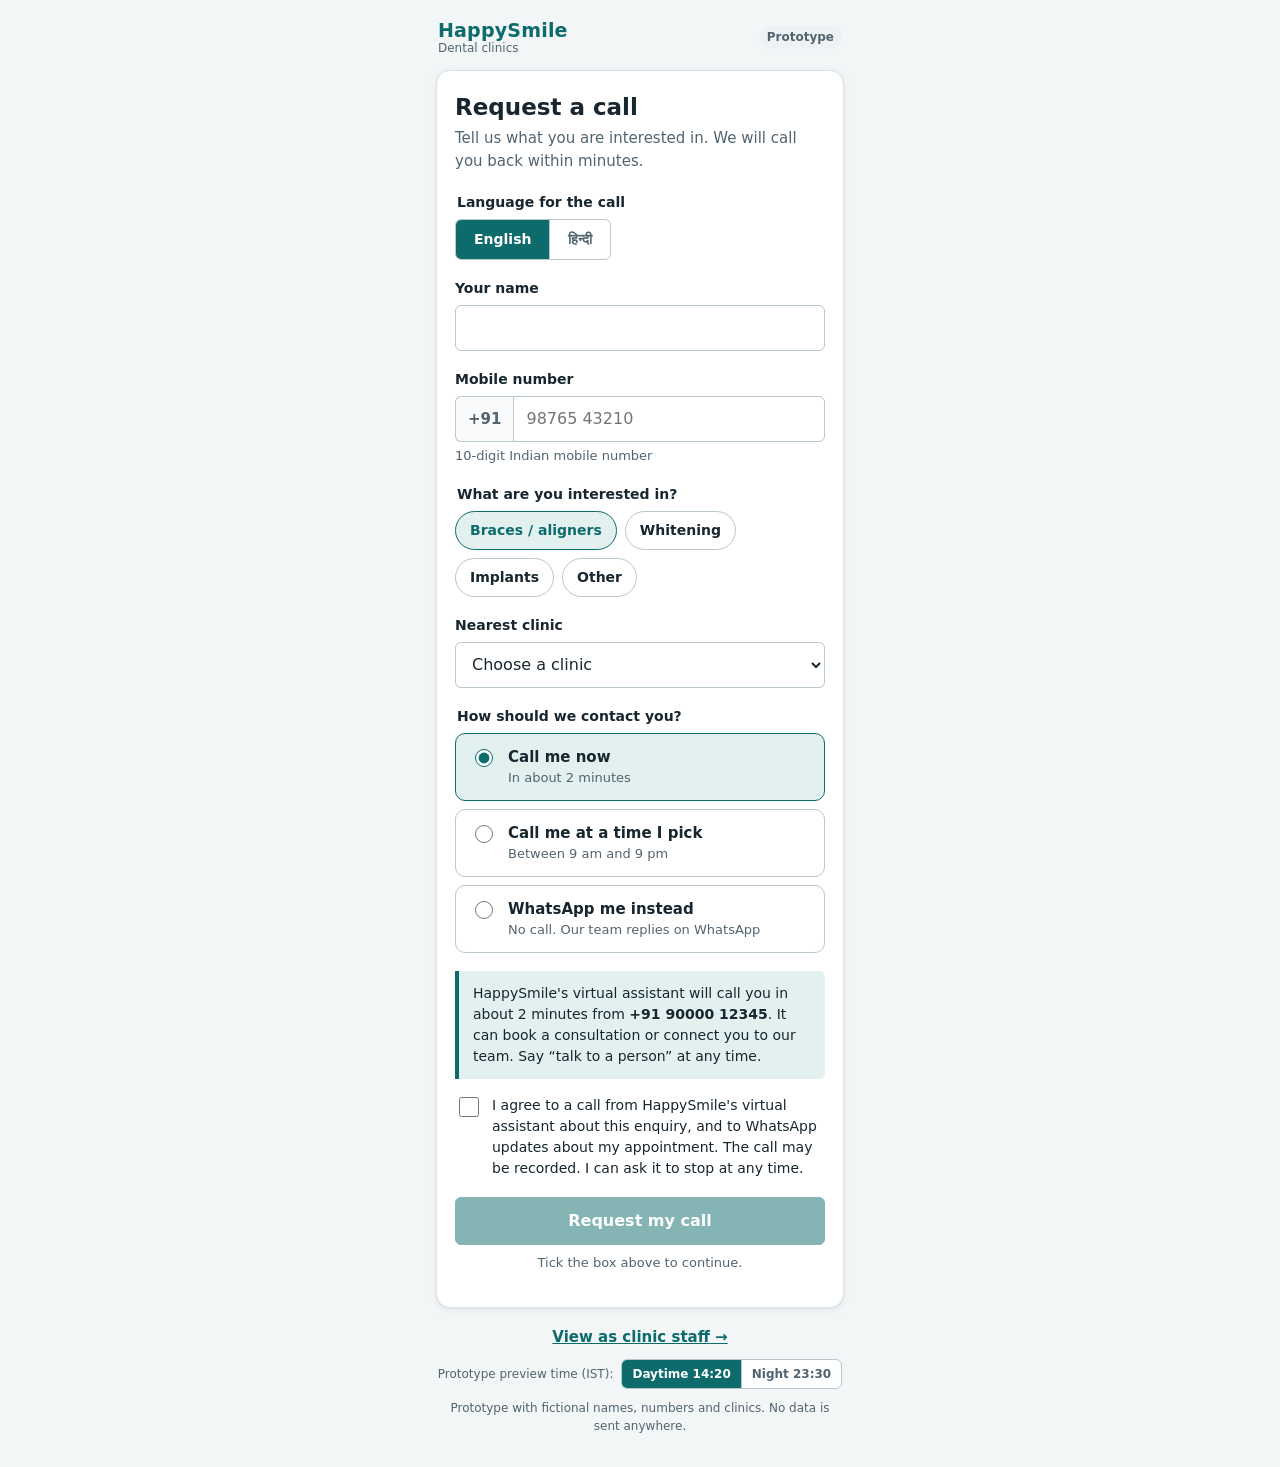
<file: prototype/index.html>
<!doctype html>
<html lang="en">
<head>
  <meta charset="utf-8">
  <meta name="viewport" content="width=device-width, initial-scale=1">
  <title>Request a Call</title>
  <meta name="description" content="Prototype: the moment a person asks HappySmile to call them. Fictional data.">
  <link rel="stylesheet" href="assets/styles.css">
  <link rel="stylesheet" href="assets/request.css">
</head>
<body>
  <div class="page">
    <header class="brand-bar">
      <div class="wordmark">
        <span class="wordmark-name">HappySmile</span>
        <span class="wordmark-sub" data-i18n="brandSub">Dental clinics</span>
      </div>
      <span class="tag" data-i18n="protoTag">Prototype</span>
    </header>

    <main class="card" id="main">
      <!-- ================= FORM ================= -->
      <section id="form-view" aria-labelledby="form-title">
        <h1 id="form-title" data-i18n="title">Request a call</h1>
        <p class="lead" data-i18n="subtitle">Tell us what you are interested in. We will call you back within minutes.</p>

        <form id="request-form" novalidate>
          <fieldset class="field">
            <legend class="label" data-i18n="langLabel">Language for the call</legend>
            <div class="segmented" role="radiogroup">
              <label><input type="radio" name="lang" value="en" checked><span>English</span></label>
              <label><input type="radio" name="lang" value="hi"><span>हिन्दी</span></label>
            </div>
          </fieldset>

          <div class="field">
            <label class="label" for="name" data-i18n="nameLabel">Your name</label>
            <input class="input" id="name" name="name" autocomplete="name" maxlength="60" aria-describedby="name-error">
            <div class="error" id="name-error" hidden></div>
          </div>

          <div class="field">
            <label class="label" for="mobile" data-i18n="mobileLabel">Mobile number</label>
            <div class="phone-input">
              <span class="phone-prefix" aria-hidden="true">+91</span>
              <input class="input" id="mobile" name="mobile" type="tel" inputmode="numeric" autocomplete="tel-national"
                     maxlength="16" placeholder="98765 43210" aria-describedby="mobile-hint mobile-error">
            </div>
            <div class="hint" id="mobile-hint" data-i18n="mobileHint">10-digit Indian mobile number</div>
            <div class="error" id="mobile-error" hidden></div>
          </div>

          <fieldset class="field">
            <legend class="label" data-i18n="treatmentLabel">What are you interested in?</legend>
            <div class="chips">
              <label class="chip"><input type="radio" name="treatment" value="braces" checked><span data-i18n="tBraces">Braces / aligners</span></label>
              <label class="chip"><input type="radio" name="treatment" value="whitening"><span data-i18n="tWhitening">Whitening</span></label>
              <label class="chip"><input type="radio" name="treatment" value="implants"><span data-i18n="tImplants">Implants</span></label>
              <label class="chip"><input type="radio" name="treatment" value="other"><span data-i18n="tOther">Other</span></label>
            </div>
            <div id="other-wrap" class="other-wrap" hidden>
              <label class="label visually-hidden" for="other" data-i18n="otherLabel">Tell us briefly</label>
              <input class="input" id="other" name="other" maxlength="80" data-i18n-placeholder="otherPlaceholder" placeholder="Tell us briefly (optional)">
            </div>
          </fieldset>

          <div class="field">
            <label class="label" for="clinic" data-i18n="clinicLabel">Nearest clinic</label>
            <select class="select" id="clinic" name="clinic" aria-describedby="clinic-error">
              <option value="" data-i18n="clinicPlaceholder">Choose a clinic</option>
            </select>
            <div class="error" id="clinic-error" hidden></div>
          </div>

          <fieldset class="field">
            <legend class="label" data-i18n="prefLabel">How should we contact you?</legend>
            <div class="options">
              <label class="option">
                <input type="radio" name="pref" value="now" checked>
                <span class="option-body">
                  <span class="option-title" data-i18n="prefNow">Call me now</span>
                  <span class="option-sub" id="pref-now-sub"></span>
                </span>
              </label>
              <label class="option">
                <input type="radio" name="pref" value="scheduled">
                <span class="option-body">
                  <span class="option-title" data-i18n="prefLater">Call me at a time I pick</span>
                  <span class="option-sub" data-i18n="prefLaterSub">Between 9 am and 9 pm</span>
                </span>
              </label>
              <label class="option">
                <input type="radio" name="pref" value="whatsapp">
                <span class="option-body">
                  <span class="option-title" data-i18n="prefWa">WhatsApp me instead</span>
                  <span class="option-sub" data-i18n="prefWaSub">No call. Our team replies on WhatsApp</span>
                </span>
              </label>
            </div>
            <div id="schedule-wrap" class="schedule" hidden>
              <div>
                <label class="label" for="sched-day" data-i18n="dayLabel">Day</label>
                <select class="select" id="sched-day"></select>
              </div>
              <div>
                <label class="label" for="sched-time" data-i18n="timeLabel">Time</label>
                <select class="select" id="sched-time"></select>
              </div>
            </div>
          </fieldset>

          <div class="disclosure" id="disclosure" aria-live="polite"></div>

          <label class="consent">
            <input type="checkbox" id="consent">
            <span data-i18n="consent">I agree to a call from HappySmile's virtual assistant about this enquiry, and to WhatsApp updates about my appointment. The call may be recorded. I can ask it to stop at any time.</span>
          </label>

          <button class="btn btn-primary btn-block" type="submit" id="submit" disabled data-i18n="submit">Request my call</button>
          <p class="hint submit-hint" id="submit-hint" data-i18n="submitHint">Tick the box above to continue.</p>
        </form>
      </section>

      <!-- ================= CONFIRMATION ================= -->
      <section id="confirm-view" hidden aria-live="polite" aria-labelledby="confirm-title">
        <div class="confirm-head">
          <span class="confirm-icon" aria-hidden="true">
            <svg viewBox="0 0 24 24" fill="none" stroke="currentColor" stroke-width="2" stroke-linecap="round" stroke-linejoin="round"><path d="M22 16.9v3a2 2 0 0 1-2.2 2 19.8 19.8 0 0 1-8.6-3.1 19.5 19.5 0 0 1-6-6A19.8 19.8 0 0 1 2.1 4.2 2 2 0 0 1 4.1 2h3a2 2 0 0 1 2 1.7c.1.9.4 1.8.7 2.7a2 2 0 0 1-.5 2.1L8 9.8a16 16 0 0 0 6 6l1.3-1.3a2 2 0 0 1 2.1-.4c.9.3 1.8.6 2.7.7a2 2 0 0 1 1.7 2z"/></svg>
          </span>
          <h1 id="confirm-title"></h1>
          <p class="lead" id="confirm-sub"></p>
        </div>

        <div class="countdown" id="countdown" hidden>
          <div class="countdown-time" id="countdown-time">2:00</div>
          <div class="countdown-label" id="countdown-label"></div>
        </div>

        <div class="caller-card">
          <div class="caller-label" id="caller-label"></div>
          <div class="caller-number" id="caller-number"></div>
          <div class="hint" id="caller-hint"></div>
        </div>

        <h2 class="expect-title" data-i18n="expectTitle">What to expect</h2>
        <ul class="expect" id="expect"></ul>

        <div class="confirm-actions">
          <button class="btn" type="button" id="edit" data-i18n="edit">Edit my details</button>
          <button class="btn-link btn" type="button" id="restart" data-i18n="restart">Start again</button>
        </div>
      </section>
    </main>

    <footer class="footer">
      <a class="staff-link" href="leads.html" data-i18n="staffLink">View as clinic staff</a>
      <div class="proto-controls" role="group" aria-labelledby="proto-label">
        <span id="proto-label" class="proto-note">Prototype preview time (IST):</span>
        <div class="segmented segmented-sm">
          <label><input type="radio" name="clock" value="day" checked><span>Daytime 14:20</span></label>
          <label><input type="radio" name="clock" value="night"><span>Night 23:30</span></label>
        </div>
      </div>
      <p class="proto-note">Prototype with fictional names, numbers and clinics. No data is sent anywhere.</p>
    </footer>
  </div>

  <script src="data/clinics.js"></script>
  <script src="assets/request.js"></script>
</body>
</html>
</file>
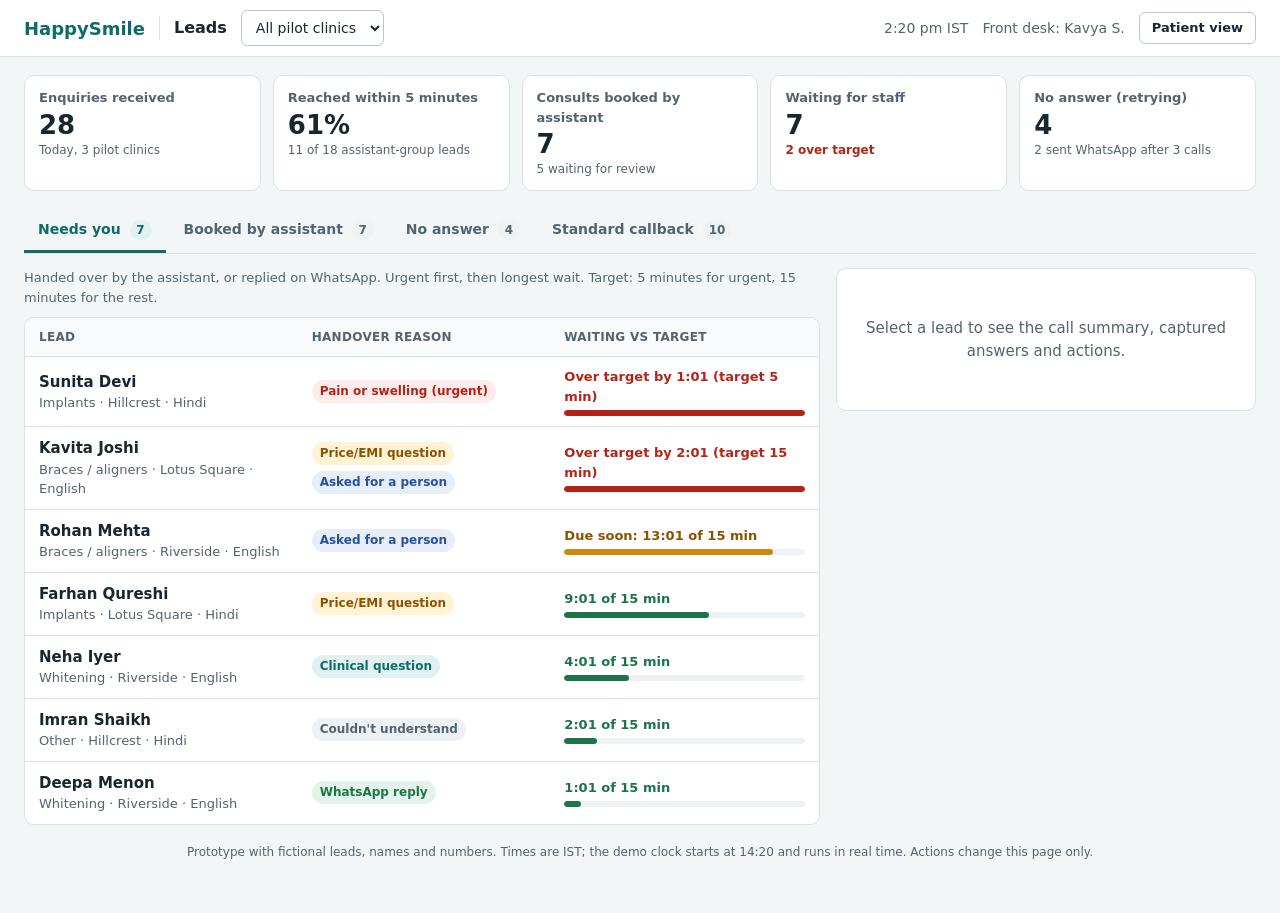
<file: prototype/leads.html>
<!doctype html>
<html lang="en">
<head>
  <meta charset="utf-8">
  <meta name="viewport" content="width=device-width, initial-scale=1">
  <title>HappySmile Leads</title>
  <meta name="description" content="Prototype: what HappySmile's front desk sees after people ask to be called. Fictional data.">
  <link rel="stylesheet" href="assets/styles.css">
  <link rel="stylesheet" href="assets/leads.css">
</head>
<body>
  <header class="topbar">
    <div class="topbar-left">
      <span class="wordmark-name">HappySmile</span>
      <span class="topbar-title">Leads</span>
      <label class="visually-hidden" for="clinic-filter">Clinic</label>
      <select class="select select-compact" id="clinic-filter">
        <option value="all">All pilot clinics</option>
        <option value="riverside">Riverside</option>
        <option value="hillcrest">Hillcrest</option>
        <option value="lotus">Lotus Square</option>
      </select>
    </div>
    <div class="topbar-right">
      <span class="clock" id="clock" aria-label="Current time"></span>
      <span class="user">Front desk: Kavya S.</span>
      <a class="btn btn-sm" href="index.html">Patient view</a>
    </div>
  </header>

  <main class="wrap">
    <section class="strip" aria-label="Today so far" id="strip"></section>

    <div class="tabs" role="tablist" aria-label="Lead queues" id="tabs">
      <button role="tab" id="tab-needs_you" data-tab="needs_you" aria-controls="list-pane">Needs you <span class="count"></span></button>
      <button role="tab" id="tab-booked" data-tab="booked" aria-controls="list-pane">Booked by assistant <span class="count"></span></button>
      <button role="tab" id="tab-no_answer" data-tab="no_answer" aria-controls="list-pane">No answer <span class="count"></span></button>
      <button role="tab" id="tab-standard" data-tab="standard" aria-controls="list-pane">Standard callback <span class="count"></span></button>
    </div>

    <div class="workspace">
      <section class="list-pane" id="list-pane" role="tabpanel">
        <p class="tab-help" id="tab-help"></p>
        <div class="list" id="list"></div>
      </section>
      <aside class="panel" id="panel" aria-label="Lead details" tabindex="-1"></aside>
    </div>

    <p class="proto-note footer-note">Prototype with fictional leads, names and numbers. Times are IST; the demo clock starts at 14:20 and runs in real time. Actions change this page only.</p>
  </main>

  <!-- Book slot -->
  <dialog id="book-dialog" aria-labelledby="book-title">
    <form method="dialog" id="book-form">
      <h2 id="book-title">Book a consultation</h2>
      <p class="dialog-sub" id="book-sub"></p>
      <fieldset class="slots" id="book-slots"></fieldset>
      <div class="dialog-actions">
        <button class="btn" value="cancel" formnovalidate>Cancel</button>
        <button class="btn btn-primary" value="confirm" id="book-confirm">Book and send WhatsApp</button>
      </div>
    </form>
  </dialog>

  <!-- Review an assistant booking -->
  <dialog id="review-dialog" aria-labelledby="review-title">
    <div id="review-body"></div>
  </dialog>

  <div class="toast-region" id="toasts" aria-live="polite"></div>

  <script src="data/clinics.js"></script>
  <script src="data/leads.js"></script>
  <script src="assets/leads.js"></script>
</body>
</html>
</file>
<file: prototype/assets/styles.css>
/* HappySmile prototype — shared tokens and components.
   Calm, clinical-but-friendly. Text contrast meets WCAG AA on all surfaces. */

:root {
  --bg: #f3f6f7;
  --surface: #ffffff;
  --surface-2: #f8fafb;
  --text: #17262f;
  --muted: #526470;
  --border: #d8e1e6;
  --border-strong: #b9c7cf;

  --primary: #0d6b6b;
  --primary-hover: #0a5858;
  --primary-ink: #ffffff;
  --primary-soft: #e2f1f0;

  --urgent: #b42318;
  --urgent-soft: #fdecea;
  --warn: #8a5300;
  --warn-soft: #fff3d6;
  --ok: #1d7448;
  --ok-soft: #e4f3ea;
  --info: #24529c;
  --info-soft: #e8eef9;
  --neutral-soft: #eef2f4;

  --radius: 10px;
  --radius-sm: 6px;
  --shadow: 0 1px 2px rgba(16, 38, 47, 0.06), 0 2px 8px rgba(16, 38, 47, 0.06);
  --focus: 0 0 0 3px rgba(13, 107, 107, 0.35);
  --font: "Segoe UI", system-ui, -apple-system, Roboto, "Noto Sans", "Nirmala UI", "Noto Sans Devanagari", sans-serif;
}

* { box-sizing: border-box; }
html { -webkit-text-size-adjust: 100%; }
body {
  margin: 0;
  font-family: var(--font);
  font-size: 15px;
  line-height: 1.5;
  color: var(--text);
  background: var(--bg);
}
h1, h2, h3 { line-height: 1.25; margin: 0; }
a { color: var(--primary); }
a:hover { color: var(--primary-hover); }
[hidden] { display: none !important; }
:focus-visible { outline: none; box-shadow: var(--focus); border-radius: var(--radius-sm); }

.visually-hidden {
  position: absolute; width: 1px; height: 1px; overflow: hidden;
  clip: rect(0 0 0 0); white-space: nowrap;
}

/* ---------- Buttons ---------- */
.btn {
  display: inline-flex; align-items: center; justify-content: center; gap: 8px;
  min-height: 40px; padding: 0 16px;
  font: inherit; font-weight: 600; font-size: 14px;
  border-radius: var(--radius-sm); border: 1px solid var(--border-strong);
  background: var(--surface); color: var(--text); cursor: pointer;
  text-decoration: none; white-space: nowrap;
}
.btn:hover { background: var(--surface-2); }
.btn-primary { background: var(--primary); border-color: var(--primary); color: var(--primary-ink); }
.btn-primary:hover { background: var(--primary-hover); }
.btn-danger-quiet { color: var(--urgent); }
.btn-link { border: 0; background: none; padding: 0; min-height: 0; color: var(--primary); text-decoration: underline; font-weight: 600; }
.btn-link:hover { background: none; color: var(--primary-hover); }
.btn:disabled, .btn[aria-disabled="true"] { opacity: 0.5; cursor: not-allowed; }
.btn-block { width: 100%; min-height: 48px; font-size: 16px; }
.btn-sm { min-height: 32px; padding: 0 12px; font-size: 13px; }
.btn svg { width: 16px; height: 16px; flex: none; }

/* ---------- Tags ---------- */
.tag {
  display: inline-flex; align-items: center; gap: 4px;
  padding: 2px 8px; border-radius: 999px;
  font-size: 12px; font-weight: 600; line-height: 1.6; white-space: nowrap;
  background: var(--neutral-soft); color: var(--muted);
}
.tag-urgent { background: var(--urgent-soft); color: var(--urgent); }
.tag-warn { background: var(--warn-soft); color: var(--warn); }
.tag-ok { background: var(--ok-soft); color: var(--ok); }
.tag-info { background: var(--info-soft); color: var(--info); }
.tag-primary { background: var(--primary-soft); color: var(--primary); }

/* ---------- Form controls ---------- */
.field { margin-bottom: 18px; }
.label { display: block; font-weight: 600; font-size: 14px; margin-bottom: 6px; }
.hint { font-size: 13px; color: var(--muted); margin-top: 4px; }
.error { font-size: 13px; color: var(--urgent); margin-top: 4px; font-weight: 600; }
.input, .select {
  width: 100%; min-height: 46px; padding: 10px 12px;
  font: inherit; font-size: 16px; color: var(--text);
  background: var(--surface); border: 1px solid var(--border-strong); border-radius: var(--radius-sm);
}
.input:focus, .select:focus { outline: none; border-color: var(--primary); box-shadow: var(--focus); }
.input[aria-invalid="true"], .select[aria-invalid="true"] { border-color: var(--urgent); }

/* ---------- Toasts ---------- */
.toast-region {
  position: fixed; left: 50%; bottom: 24px; transform: translateX(-50%);
  display: flex; flex-direction: column; gap: 8px; z-index: 50; width: min(520px, calc(100% - 32px));
}
.toast {
  display: flex; align-items: center; justify-content: space-between; gap: 12px;
  padding: 12px 16px; border-radius: var(--radius-sm);
  background: #16313a; color: #fff; box-shadow: var(--shadow); font-size: 14px;
}
.toast .btn-link { color: #9fe0dc; }

/* ---------- Prototype note ---------- */
.proto-note { font-size: 12px; color: var(--muted); }
</file>
<file: prototype/assets/request.css>
/* Screen 1 — Request a call (mobile first, ~390px) */

body { background: var(--bg); }
.page { max-width: 440px; margin: 0 auto; padding: 16px 16px 32px; }

.brand-bar { display: flex; align-items: center; justify-content: space-between; padding: 4px 2px 14px; }
.wordmark { display: flex; flex-direction: column; line-height: 1.15; }
.wordmark-name { font-weight: 700; font-size: 19px; color: var(--primary); letter-spacing: 0.2px; }
.wordmark-sub { font-size: 12px; color: var(--muted); }

.card { background: var(--surface); border: 1px solid var(--border); border-radius: 14px; padding: 22px 18px; box-shadow: var(--shadow); }
h1 { font-size: 23px; margin-bottom: 6px; }
.lead { color: var(--muted); margin: 0 0 20px; }
fieldset { border: 0; padding: 0; margin: 0 0 18px; min-width: 0; }

/* Segmented control */
.segmented { display: inline-flex; border: 1px solid var(--border-strong); border-radius: var(--radius-sm); overflow: hidden; background: var(--surface); }
.segmented label { position: relative; cursor: pointer; }
.segmented input { position: absolute; opacity: 0; inset: 0; cursor: pointer; }
.segmented span { display: block; padding: 9px 18px; font-weight: 600; font-size: 14px; color: var(--muted); }
.segmented label + label span { border-left: 1px solid var(--border-strong); }
.segmented input:checked + span { background: var(--primary); color: #fff; }
.segmented input:focus-visible + span { box-shadow: inset var(--focus); }
.segmented-sm span { padding: 5px 10px; font-size: 12px; }

/* Phone input */
.phone-input { display: flex; }
.phone-prefix {
  display: flex; align-items: center; padding: 0 12px;
  border: 1px solid var(--border-strong); border-right: 0; border-radius: var(--radius-sm) 0 0 var(--radius-sm);
  background: var(--surface-2); color: var(--muted); font-weight: 600;
}
.phone-input .input { border-radius: 0 var(--radius-sm) var(--radius-sm) 0; }

/* Treatment chips */
.chips { display: flex; flex-wrap: wrap; gap: 8px; }
.chip { position: relative; cursor: pointer; }
.chip input { position: absolute; opacity: 0; inset: 0; cursor: pointer; }
.chip span {
  display: inline-block; padding: 8px 14px; border-radius: 999px;
  border: 1px solid var(--border-strong); font-size: 14px; font-weight: 600; color: var(--text); background: var(--surface);
}
.chip input:checked + span { background: var(--primary-soft); border-color: var(--primary); color: var(--primary); }
.chip input:focus-visible + span { box-shadow: var(--focus); }
.other-wrap { margin-top: 10px; }

/* Contact preference options */
.options { display: flex; flex-direction: column; gap: 8px; }
.option {
  display: flex; gap: 12px; align-items: flex-start; padding: 12px 14px; cursor: pointer;
  border: 1px solid var(--border-strong); border-radius: var(--radius); background: var(--surface);
}
.option input { margin-top: 3px; width: 18px; height: 18px; accent-color: var(--primary); flex: none; }
.option:has(input:checked) { border-color: var(--primary); background: var(--primary-soft); }
.option-body { display: flex; flex-direction: column; }
.option-title { font-weight: 600; }
.option-sub { font-size: 13px; color: var(--muted); }
.schedule { display: grid; grid-template-columns: 1fr 1fr; gap: 10px; margin-top: 12px; }

/* Disclosure + consent */
.disclosure {
  border-left: 4px solid var(--primary); background: var(--primary-soft);
  padding: 12px 14px; border-radius: 0 var(--radius-sm) var(--radius-sm) 0; margin-bottom: 16px; font-size: 14px;
}
.disclosure strong { white-space: nowrap; }
.consent { display: flex; gap: 10px; align-items: flex-start; font-size: 14px; margin-bottom: 18px; cursor: pointer; }
.consent input { width: 20px; height: 20px; margin-top: 2px; accent-color: var(--primary); flex: none; }
.submit-hint { text-align: center; margin-top: 8px; }

/* Confirmation */
.confirm-head { text-align: center; }
.confirm-icon {
  display: inline-flex; width: 52px; height: 52px; border-radius: 50%; align-items: center; justify-content: center;
  background: var(--primary-soft); color: var(--primary); margin-bottom: 10px;
}
.confirm-icon svg { width: 26px; height: 26px; }
.countdown { text-align: center; margin: 4px 0 18px; }
.countdown-time { font-size: 46px; font-weight: 700; font-variant-numeric: tabular-nums; color: var(--primary); line-height: 1.1; }
.countdown-label { color: var(--muted); font-size: 14px; }
.caller-card { border: 1px solid var(--border); border-radius: var(--radius); padding: 14px; text-align: center; background: var(--surface-2); margin-bottom: 18px; }
.caller-label { font-size: 13px; color: var(--muted); }
.caller-number { font-size: 22px; font-weight: 700; letter-spacing: 0.5px; margin: 2px 0; }
.expect-title { font-size: 16px; margin-bottom: 8px; }
.expect { margin: 0 0 20px; padding-left: 20px; }
.expect li { margin-bottom: 6px; }
.confirm-actions { display: flex; gap: 16px; align-items: center; justify-content: center; flex-wrap: wrap; }

/* Footer */
.footer { text-align: center; padding-top: 18px; display: flex; flex-direction: column; gap: 10px; align-items: center; }
.staff-link { font-weight: 600; }
.staff-link::after { content: " \2192"; }
.proto-controls { display: flex; gap: 8px; align-items: center; flex-wrap: wrap; justify-content: center; }
.proto-note { margin: 0; }

@media (max-width: 360px) {
  .card { padding: 18px 14px; }
  .schedule { grid-template-columns: 1fr; }
}
</file>
<file: prototype/assets/leads.css>
/* Screen 2 — Leads queue (desktop, ~1280px) */

body { min-width: 320px; }

/* ---------- Top bar ---------- */
.topbar {
  display: flex; align-items: center; justify-content: space-between; gap: 16px;
  padding: 10px 24px; background: var(--surface); border-bottom: 1px solid var(--border);
  position: sticky; top: 0; z-index: 10;
}
.topbar-left, .topbar-right { display: flex; align-items: center; gap: 14px; flex-wrap: wrap; }
.wordmark-name { font-weight: 700; font-size: 18px; color: var(--primary); }
.topbar-title { font-weight: 600; font-size: 16px; padding-left: 14px; border-left: 1px solid var(--border); }
.select-compact { min-height: 36px; padding: 6px 10px; font-size: 14px; width: auto; }
.clock { font-variant-numeric: tabular-nums; color: var(--muted); font-size: 14px; }
.user { font-size: 14px; color: var(--muted); }

.wrap { max-width: 1320px; margin: 0 auto; padding: 18px 24px 40px; }

/* ---------- Top strip ---------- */
.strip { display: grid; grid-template-columns: repeat(5, minmax(0, 1fr)); gap: 12px; margin-bottom: 18px; }
.stat { background: var(--surface); border: 1px solid var(--border); border-radius: var(--radius); padding: 12px 14px; }
.stat-label { font-size: 13px; color: var(--muted); font-weight: 600; }
.stat-value { font-size: 26px; font-weight: 700; line-height: 1.2; font-variant-numeric: tabular-nums; margin-top: 2px; }
.stat-sub { font-size: 12px; color: var(--muted); }
.stat-sub.alert { color: var(--urgent); font-weight: 600; }

/* ---------- Tabs ---------- */
.tabs { display: flex; gap: 4px; border-bottom: 1px solid var(--border); margin-bottom: 0; overflow-x: auto; }
.tabs [role="tab"] {
  font: inherit; font-weight: 600; font-size: 14px; color: var(--muted);
  background: none; border: 0; border-bottom: 3px solid transparent;
  padding: 10px 14px; cursor: pointer; white-space: nowrap;
}
.tabs [role="tab"]:hover { color: var(--text); }
.tabs [role="tab"][aria-selected="true"] { color: var(--primary); border-bottom-color: var(--primary); }
.tabs .count {
  display: inline-block; min-width: 22px; padding: 0 6px; margin-left: 4px; border-radius: 999px;
  font-size: 12px; line-height: 20px; text-align: center; background: var(--neutral-soft); color: var(--muted);
}
.tabs [aria-selected="true"] .count { background: var(--primary-soft); color: var(--primary); }

/* ---------- Workspace ---------- */
.workspace { display: grid; grid-template-columns: minmax(0, 1fr) 420px; gap: 16px; align-items: start; margin-top: 14px; }
.list-pane { min-width: 0; }
.tab-help { margin: 0 0 10px; font-size: 13px; color: var(--muted); }

.list { background: var(--surface); border: 1px solid var(--border); border-radius: var(--radius); overflow: hidden; }
.row-head, .row {
  display: grid; gap: 12px; align-items: center; padding: 10px 14px;
}
.row-head { font-size: 12px; font-weight: 700; color: var(--muted); text-transform: uppercase; letter-spacing: 0.3px; background: var(--surface-2); border-bottom: 1px solid var(--border); }
.row { background: var(--surface); border-bottom: 1px solid var(--border); }
.row:last-child { border-bottom: 0; }
.row:hover { background: var(--surface-2); }
.row[aria-current="true"] { background: var(--primary-soft); box-shadow: inset 3px 0 0 var(--primary); }
.row:focus-visible { box-shadow: inset var(--focus); border-radius: 0; }

.cols-needs_you { grid-template-columns: minmax(170px, 1.3fr) minmax(150px, 1.2fr) minmax(170px, 1.2fr); }
.cols-booked { grid-template-columns: minmax(160px, 1.2fr) minmax(120px, 1fr) minmax(130px, 1fr) minmax(110px, 0.9fr) minmax(100px, 0.8fr); }
.cols-no_answer { grid-template-columns: minmax(170px, 1.3fr) minmax(120px, 1fr) minmax(160px, 1.3fr); }
.cols-standard { grid-template-columns: minmax(170px, 1.3fr) minmax(110px, 0.9fr) minmax(150px, 1.2fr); }

.row { cursor: pointer; }
.name-btn { background: none; border: 0; padding: 0; font: inherit; color: inherit; text-align: left; cursor: pointer; }
.name-btn:hover .lead-name { text-decoration: underline; }
.lead-name { font-weight: 600; display: block; }
.lead-meta { font-size: 13px; color: var(--muted); display: block; }
.cell-tags { display: flex; gap: 6px; flex-wrap: wrap; }
.cell-sub { font-size: 13px; color: var(--muted); display: block; }

/* SLA timer */
.sla { display: flex; flex-direction: column; gap: 4px; }
.sla-text { font-size: 13px; font-weight: 600; font-variant-numeric: tabular-nums; }
.sla-bar { height: 6px; border-radius: 3px; background: var(--neutral-soft); overflow: hidden; }
.sla-fill { height: 100%; border-radius: 3px; }
.sla-ok .sla-text { color: var(--ok); } .sla-ok .sla-fill { background: var(--ok); }
.sla-soon .sla-text { color: var(--warn); } .sla-soon .sla-fill { background: #c98a10; }
.sla-over .sla-text { color: var(--urgent); } .sla-over .sla-fill { background: var(--urgent); }
.sla-claimed .sla-text { color: var(--info); } .sla-claimed .sla-fill { background: var(--info); }

.empty { padding: 40px 20px; text-align: center; color: var(--muted); }
.empty strong { display: block; color: var(--text); margin-bottom: 4px; }

/* ---------- Side panel ---------- */
.panel {
  background: var(--surface); border: 1px solid var(--border); border-radius: var(--radius);
  position: sticky; top: 72px; max-height: calc(100vh - 88px); overflow-y: auto;
}
.panel:focus { outline: none; }
.panel-empty { padding: 48px 24px; text-align: center; color: var(--muted); }
.panel-head { padding: 16px 18px 12px; border-bottom: 1px solid var(--border); display: flex; justify-content: space-between; gap: 12px; }
.panel-head h2 { font-size: 20px; }
.panel-phone { color: var(--muted); font-size: 14px; font-variant-numeric: tabular-nums; }
.panel-badges { display: flex; gap: 6px; flex-wrap: wrap; margin-top: 8px; }
.panel-close { display: none; align-self: flex-start; height: 36px; min-height: 36px; width: 36px; }
.panel-section { padding: 14px 18px; border-bottom: 1px solid var(--border); }
.panel-section:last-child { border-bottom: 0; }
.panel-section h3 { font-size: 13px; text-transform: uppercase; letter-spacing: 0.3px; color: var(--muted); margin-bottom: 8px; }
.facts { display: grid; grid-template-columns: auto 1fr; gap: 4px 14px; margin: 0; font-size: 14px; }
.facts dt { color: var(--muted); }
.facts dd { margin: 0; font-weight: 600; }
.summary { margin: 0; padding-left: 18px; }
.summary li { margin-bottom: 4px; }
.notice { padding: 10px 12px; border-radius: var(--radius-sm); font-size: 14px; }
.notice-info { background: var(--info-soft); color: #1b3f78; }
.notice-urgent { background: var(--urgent-soft); color: #8d1b12; }
.notice-warn { background: var(--warn-soft); color: #6b4100; }
.notice-ok { background: var(--ok-soft); color: #175c39; }

.transcript { display: flex; flex-direction: column; gap: 8px; margin-bottom: 10px; }
.line { font-size: 14px; padding: 8px 10px; border-radius: var(--radius-sm); }
.line-assistant { background: var(--surface-2); border: 1px solid var(--border); }
.line-caller { background: var(--primary-soft); }
.line-who { font-size: 12px; font-weight: 700; color: var(--muted); display: block; }
.player { display: flex; align-items: center; gap: 10px; }
.player-bar { flex: 1; height: 6px; border-radius: 3px; background: var(--neutral-soft); overflow: hidden; }
.player-fill { height: 100%; width: 0; background: var(--primary); }
.player-time { font-size: 12px; color: var(--muted); font-variant-numeric: tabular-nums; white-space: nowrap; }

.timeline { list-style: none; margin: 0; padding: 0; font-size: 14px; }
.timeline li { display: flex; justify-content: space-between; gap: 10px; padding: 4px 0; border-bottom: 1px dashed var(--border); }
.timeline li:last-child { border-bottom: 0; }
.timeline .when { color: var(--muted); font-variant-numeric: tabular-nums; }

.actions { display: flex; gap: 8px; flex-wrap: wrap; }
.feedback-row { display: flex; align-items: center; gap: 8px; flex-wrap: wrap; }
.icon-btn { width: 40px; padding: 0; }
.icon-btn[aria-pressed="true"] { background: var(--primary-soft); border-color: var(--primary); color: var(--primary); }
.reason-chips { display: flex; gap: 6px; flex-wrap: wrap; margin-top: 10px; }
.reason-chips .btn[aria-pressed="true"] { background: var(--primary-soft); border-color: var(--primary); color: var(--primary); }

.booking-card { border: 1px solid var(--border); border-radius: var(--radius-sm); padding: 12px; background: var(--surface-2); }
.booking-slot { font-size: 17px; font-weight: 700; }

/* ---------- Dialogs ---------- */
dialog {
  border: 0; border-radius: 14px; padding: 22px; width: min(540px, calc(100% - 32px));
  box-shadow: 0 10px 40px rgba(16, 38, 47, 0.25); color: var(--text);
}
dialog::backdrop { background: rgba(16, 38, 47, 0.45); }
dialog h2 { font-size: 19px; margin-bottom: 4px; }
.dialog-sub { color: var(--muted); margin: 0 0 14px; font-size: 14px; }
.slots { border: 0; padding: 0; margin: 0 0 16px; display: flex; flex-direction: column; gap: 8px; }
.slot { display: flex; gap: 10px; align-items: center; padding: 10px 12px; border: 1px solid var(--border-strong); border-radius: var(--radius-sm); cursor: pointer; }
.slot:has(input:checked) { border-color: var(--primary); background: var(--primary-soft); }
.slot input { accent-color: var(--primary); width: 18px; height: 18px; }
.dialog-actions { display: flex; gap: 8px; justify-content: flex-end; flex-wrap: wrap; }

.footer-note { margin-top: 18px; text-align: center; }

/* ---------- Narrower screens: panel becomes an overlay ---------- */
@media (max-width: 1100px) {
  .workspace { grid-template-columns: 1fr; }
  .panel {
    position: fixed; top: 0; right: 0; bottom: 0; width: min(440px, 100%); max-height: none;
    border-radius: 0; z-index: 30; box-shadow: -8px 0 30px rgba(16, 38, 47, 0.2);
  }
  .panel.is-empty { display: none; }
  .panel-close { display: inline-flex; }
  .strip { grid-template-columns: repeat(3, minmax(0, 1fr)); }
}
@media (max-width: 720px) {
  .wrap, .topbar { padding-left: 16px; padding-right: 16px; }
  .strip { grid-template-columns: repeat(2, minmax(0, 1fr)); }
  .row-head { display: none; }
  .row { grid-template-columns: 1fr !important; gap: 6px; }
}
</file>
